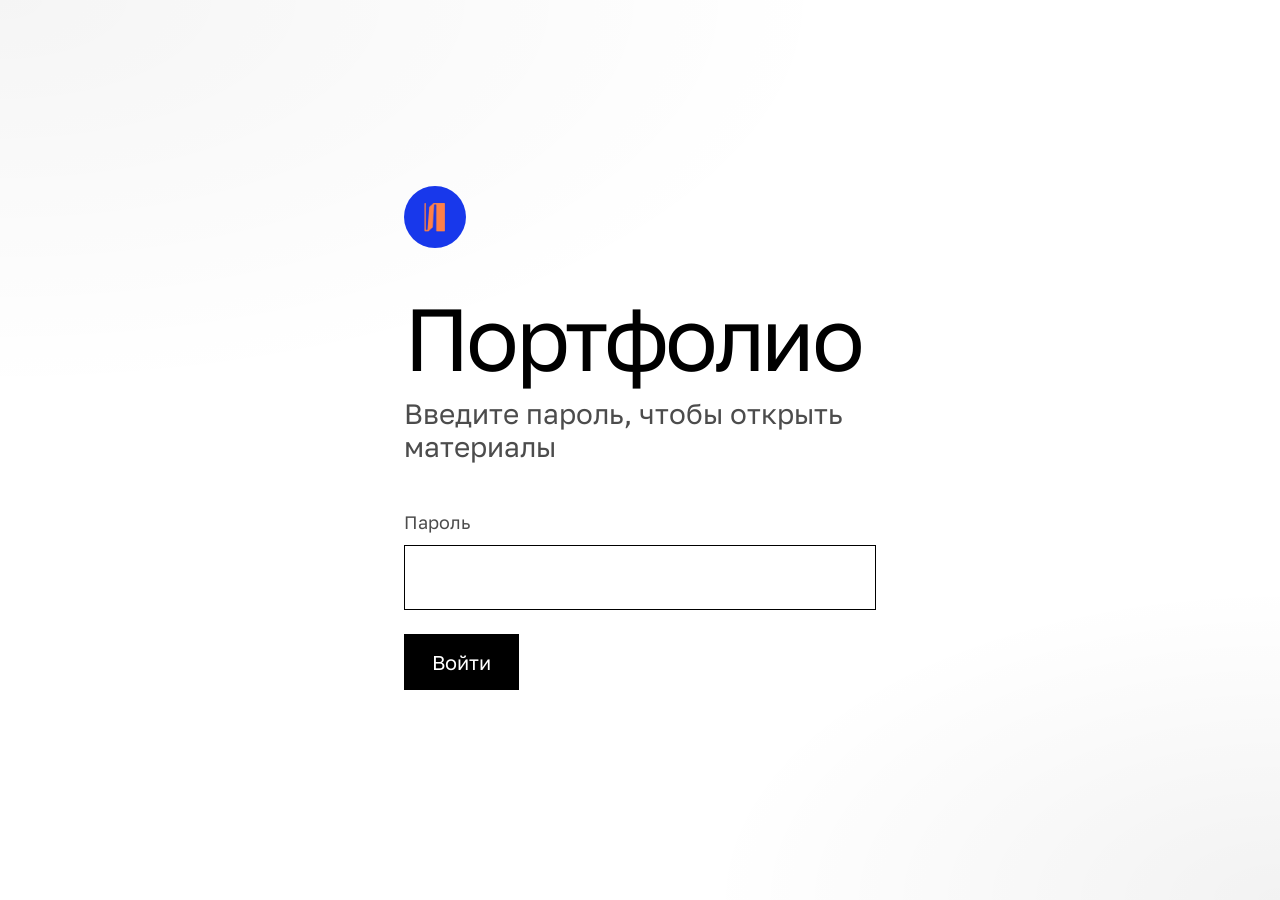
<file: index.html>
<!DOCTYPE html>
<html lang="ru">
  <head>
    <meta charset="UTF-8" />
    <meta name="viewport" content="width=device-width, initial-scale=1.0" />
    <title>Менеджмент · Артдирекшн · Дизайн</title>
    <link rel="icon" href="assets/logo.png" type="image/png" />
    <link rel="stylesheet" href="styles.css?v=36" />
    <link rel="stylesheet" href="sfera.css?v=36" />
    <style id="auth-hide">html.auth-pending body{visibility:hidden}</style>
    <script>
      (function () {
        document.documentElement.classList.add("auth-pending");
      })();
    </script>
    <script src="js/auth-config.js"></script>
    <script src="js/auth.js"></script>
  </head>
  <body class="page-shell is-mode-home">
    <script>
      document.body.classList.add("is-page-pending");
    </script>

    <header class="site-header" data-site-header>
      <a class="site-brand" href="index.html" data-nav-home>
        <img class="site-brand-mark" src="assets/logo.png" width="62" height="62" alt="" />
        <span class="site-brand-name">I K</span>
      </a>
      <nav class="site-nav" id="site-nav" aria-label="Основная навигация">
        <a class="site-nav-link" href="#sfera" data-nav-projects>Проекты</a>
        <a class="site-nav-link" href="#about" data-nav-about>Обо мне</a>
      </nav>
      <button class="site-menu" type="button" data-site-menu aria-controls="site-nav" aria-expanded="false">Меню</button>
    </header>

    <div class="shell" data-shell>
      <section class="stage" data-home-stage aria-label="Старт">
        <h1 class="title">
          <span>Менеджмент</span>
          <span>Артдирекшн</span>
          <span>Дизайн<span class="title-dot" aria-hidden="true"></span></span>
        </h1>

        <div class="social">
          <img class="arrow" src="assets/arrow.png" width="76" height="68" alt="" />
          <div class="social-links">
            <a href="https://t.me/" target="_blank" rel="noopener noreferrer">telegram</a>
            <a href="https://www.linkedin.com/" target="_blank" rel="noopener noreferrer">linkedin</a>
          </div>
        </div>

        <p class="tags">brand<span class="sep">•</span>UX/UI<span class="sep">•</span>product design</p>

        <div class="visual-slot visual-slot--home" data-slot-home aria-hidden="true"></div>
      </section>

      <main class="project project-panel" data-project id="sfera" aria-label="Sfera">
        <header class="project-head">
          <div class="project-head-main">
            <h1 class="project-title">Sfera</h1>
            <p class="project-lead">Платформа для<br />разработки ИТ-продуктов</p>
          </div>
          <div class="project-head-meta">
            <a class="project-url" href="https://sferaplatform.ru" target="_blank" rel="noopener noreferrer">sferaplatform.ru</a>
            <p class="project-tags">managment<span class="sep">•</span>UX/UI<span class="sep">•</span>product design<span class="sep">•</span>web</p>
          </div>
        </header>

        <div class="visual-slot visual-slot--project" data-slot-project aria-hidden="true"></div>

        <section class="project-block project-rest">
          <h2 class="project-label">О проекте</h2>
          <div class="project-copy">
            <p>Сфера — платформа производства ИТ-продуктов. Замещает Jira, Confluence, Bitbucket и другие ушедшие продукты — для разработки и мониторинга систем и процессов.</p>
            <p>Платформа включает в себя 40+ продуктов, отвечающие за различные направления: написание кода и его проверки, тестирование сборки, работа с задачами, база знаний, мониторинг процессов и систем.</p>
          </div>
        </section>

        <section class="project-block project-rest">
          <h2 class="project-label">Результат</h2>
          <div class="project-copy">
            <p>Экосистема с едиными паттернами для 40+ продуктов, внедрённая в работу Т1, ВТБ, Почта Банк, Почта России, Росгосстрах и VK Tech.</p>
            <p>Квартальный рост UMUX и SCAT + ~10%.</p>
            <p>Дизайн-система, закрывающая 87% потребности продуктов.</p>
          </div>
        </section>

        <figure class="project-shot project-rest">
          <img src="assets/sfera-home.png" alt="" />
        </figure>

        <figure class="project-shot project-rest">
          <img src="assets/sfera/modes.png" alt="" />
        </figure>

        <section class="project-block project-rest">
          <h2 class="project-label">Почему платформа</h2>
          <div class="project-copy">
            <p>Запрос рынка на импортозамещение. В крупных продуктах появилась потребность на замещение больших функциональных областей. Дробление на отдельные продукты не гуманно по отношению к пользователю и дорого со стороны разработки.</p>
          </div>
        </section>

        <section class="project-block project-rest">
          <h2 class="project-label">Требования</h2>
          <div class="project-copy">
            <p>Замещаемые продукты содержат много данных, а продуктов включенных в платформу 40+. Поэтому платформа должна предоставлять:</p>
            <ul>
              <li>разнообразие в отображении информации;</li>
              <li>быструю и прозрачную навигацию;</li>
              <li>отсутствие проблем у пользователей при работе с основными сценариями (при их сильной нагруженности данными).</li>
            </ul>
            <p>На ранних этапах проектирования опирались на бенчмаркинг, позже фокус сместился на работу с данными. Глобально сократили расстояние между элементами для больше плотности информации в экране и заменили шрифт — согласно исследованиям около 70% пользователей уменьшают экран на 10-15%, чтобы видеть больше информации, нужен был шрифт не теряющий читабельность при уменьшении экрана.</p>
            <p>Такие задачи требуют глубокого анализа продуктов и тестирования решений.</p>
          </div>
        </section>

        <figure class="project-shot project-rest">
          <img src="assets/sfera/product.png" alt="" />
        </figure>

        <section class="project-block project-rest">
          <h2 class="project-label">Дизайн</h2>
          <div class="project-copy">
            <p>Сфера — это экосистема, и формировать решения только на основе конкурентов недопустимо.</p>
            <p>Дизайн платформы учитывает не только анализ конкурентов, но и требует адаптации к UX/UI экосистемы, чтобы избежать путаницы и ошибок у пользователей.</p>
            <p>Для обеспечения понятного перемещения между продуктами и декомпозиции информации основой платформы стала навигация и модули, которые позволяют делать ответвления по сценарию не разрывая его.</p>
          </div>
        </section>

        <section class="project-block project-rest">
          <h2 class="project-label">Навигация</h2>
          <div class="project-copy">
            <p>Пользователь перемещается на нескольких уровнях, которые важно учитывать:</p>
            <ul>
              <li>между продуктами платформы;</li>
              <li>между модулями продукта.</li>
            </ul>
            <p>Второй уровень предполагает более частое обращение. Проанализировав основные действия по продуктам получился перечень сквозного функционала, основных действий и понимание объема вложенности. Сформированное решение мы пропустили через исследование.</p>
          </div>
        </section>

        <figure class="project-shot project-rest">
          <img src="assets/sfera/tasks.png" alt="" />
        </figure>

        <section class="project-block project-rest">
          <h2 class="project-label">Информационные модули</h2>
          <div class="project-copy">
            <p>Имеют частичное отношение к навигации, так как позволяют снижать вложенность продуктов, деля ее или на шаги или давая возможность что-то уточнить не уводя со сценария. Модули помогают фокусироваться на действиях в текущий момент, но при этом мы можем легко вернуться к основному сценарию работы.</p>
            <p>Их применение четко регламентировано:</p>
            <ul>
              <li>создание объекта;</li>
              <li>редактирование объекта;</li>
              <li>просмотр детализации без ухода со страницы.</li>
            </ul>
          </div>
        </section>

        <figure class="project-shot project-rest">
          <img src="assets/sfera/modules.png" alt="" />
        </figure>

        <section class="project-quote project-rest">
          <div class="project-quote-inner">
            <p>Важно сохранять ощущение дружелюбной и эмоциональной среды. Это позволяет дольше сохранять концентрацию при работе и допускать меньше ошибок.</p>
            <p class="project-quote-tags">иконографика<span class="sep">•</span>иллюстрация<span class="sep">•</span>эмоциональная среда</p>
          </div>
        </section>

        <figure class="project-shot project-rest">
          <img src="assets/sfera/icons.png" alt="" />
        </figure>

        <figure class="project-shot project-rest">
          <img src="assets/sfera/emotion.png" alt="" />
        </figure>

        <figure class="project-shot project-rest">
          <img src="assets/sfera/assets-ui.png" alt="" />
        </figure>

        <section class="project-block project-rest">
          <h2 class="project-label">Следим за дизайном</h2>
          <div class="project-copy">
            <p>Оценкой удовлетворительности дизайна служат общие замеры UMUX и SCAT. На текущий момент сохраняем хорошую позитивную динамику, увеличивая показатели в среднем на 9-10%.</p>
            <p>Замеры проводятся раз в квартал и после обработки переносятся на граф. Там отображается общий уровень удовлетворенности и декомпозиция оценки в пределах задаваемых вопросов.</p>
          </div>
        </section>

        <figure class="project-shot project-rest">
          <img src="assets/sfera/patterns.png" alt="" />
        </figure>

        <section class="project-block project-rest">
          <h2 class="project-label">Синхронизация</h2>
          <div class="project-copy">
            <p>Сфера — высоконагруженный В2В продукт, где работа может занимать до 50% времени. Во время работы происходит постоянное переключение между 3-4 продуктами. Предсказуемость поведения системы существенно влияет на скорость и качество работы.</p>
            <p>Для повышения предсказуемости платформа использует единые компоненты и синхронизацию на уровне паттернов. Анализ выявил переиспользуемые паттерны, что сокращает время на дизайн-задачи на 70%, time-to-market — 20%.</p>
            <p>Паттернизация происходит на разном уровне, начиная от тех, которые свойственны конкретным страницам, до тех, которые навигируют по всей платформе в целом. Паттерны объеденены в группы для их централизованного развития и пополнения.</p>
          </div>
        </section>

        <figure class="project-shot project-rest">
          <img src="assets/sfera/patterns-structure.png" alt="" />
        </figure>

        <section class="project-block project-rest">
          <h2 class="project-label">Процессы</h2>
          <div class="project-copy">
            <p>Говоря об экосистеме было необходимо сформировать среду, в которой она возможна. Формирование, распространение, поддержка и влияние.</p>
            <p>Был сформирован процесс общего ревью и его влияния на поставку, где дизайн подтверждал переиспользуемость паттернов платформы. Созданы каналы для распространения информации об обновлениях паттернов. Подход к формированию паттернов похож на opensource в разработке — дизайнеры продуктовых команд выделяют часть копасити на работу с ними. Данный подход помочь увеличить объем проработки паттернов на 10%.</p>
          </div>
        </section>

        <figure class="project-shot project-rest">
          <img src="assets/sfera/sync.png" alt="" />
        </figure>

        <section class="project-block project-rest">
          <h2 class="project-label">Исследование</h2>
          <div class="project-copy">
            <p>Исследование являясь важной частью процесса был реорганизован в силу малых ресурсов и большой потребности. Исследование валидируется командой исследователей, но не всегда ей проводится. 70% исследований делают дизайнеры. При развитии дизайнеров важно учитывать этот факт.</p>
            <p>Донесения задач дизайна во фронт — приоритетные задачи для платформы передаются командам через квартальное планирование. Предварительно эти задачи заводятся в общем пространстве и дизайнерам остается их только передать и получить ответ по статусу задачи.</p>
          </div>
        </section>

        <figure class="project-shot project-rest">
          <img src="assets/sfera/debt.png" alt="" />
        </figure>
      </main>
    </div>

    <figure class="shared-visual" data-shared-visual>
      <picture>
        <source media="(max-width: 1023px)" srcset="assets/sfera-hero-mobile.png" width="738" height="488" />
        <img src="assets/sfera-hero.png" alt="" width="2784" height="936" />
      </picture>
    </figure>

    <script src="js/page-enter.js?v=7"></script>
    <script src="js/site-header.js?v=2"></script>
    <script src="js/shared-scroll.js?v=10"></script>
  </body>
</html>
</file>
<file: styles.css>
@import url("tokens.css");
@import url("components/components.css");

@font-face {
  font-family: "Golos Text";
  font-style: normal;
  font-weight: 300 900;
  font-display: swap;
  src: url("fonts/golos-cyrillic-ext.woff2") format("woff2");
  unicode-range: U+0460-052F, U+1C80-1C8A, U+20B4, U+2DE0-2DFF, U+A640-A69F, U+FE2E-FE2F;
}

@font-face {
  font-family: "Golos Text";
  font-style: normal;
  font-weight: 300 900;
  font-display: swap;
  src: url("fonts/golos-cyrillic.woff2") format("woff2");
  unicode-range: U+0301, U+0400-045F, U+0490-0491, U+04B0-04B1, U+2116;
}

@font-face {
  font-family: "Golos Text";
  font-style: normal;
  font-weight: 300 900;
  font-display: swap;
  src: url("fonts/golos-latin-ext.woff2") format("woff2");
  unicode-range: U+0100-02BA, U+02BD-02C5, U+02C7-02CC, U+02CE-02D7, U+02DD-02FF, U+0304, U+0308, U+0329, U+1D00-1DBF, U+1E00-1E9F, U+1EF2-1EFF, U+2020, U+20A0-20AB, U+20AD-20C0, U+2113, U+2C60-2C7F, U+A720-A7FF;
}

@font-face {
  font-family: "Golos Text";
  font-style: normal;
  font-weight: 300 900;
  font-display: swap;
  src: url("fonts/golos-latin.woff2") format("woff2");
  unicode-range: U+0000-00FF, U+0131, U+0152-0153, U+02BB-02BC, U+02C6, U+02DA, U+02DC, U+0304, U+0308, U+0329, U+2000-206F, U+20AC, U+2122, U+2191, U+2193, U+2212, U+2215, U+FEFF, U+FFFD;
}

@font-face {
  font-family: "Golos Text";
  font-style: normal;
  font-weight: 300 900;
  font-display: swap;
  src: url("fonts/GolosText-variable.ttf") format("truetype");
}

*,
*::before,
*::after {
  box-sizing: border-box;
}

html,
body {
  margin: 0;
  min-height: 100%;
  background: var(--color-bg);
}

html {
  overflow-x: clip;
}

body {
  font-family: var(--font);
  color: var(--color-ink);
  -webkit-font-smoothing: antialiased;
  -moz-osx-font-smoothing: grayscale;
  overflow-x: clip;
}

/* —— Page enter —— */
.page-enter-item {
  --enter-delay: 0ms;
}

body.is-page-pending .page-shell .stage,
body.is-page-pending .page-enter-item {
  opacity: 0;
  transform: translate3d(0, 18px, 0);
  filter: blur(6px);
  will-change: opacity, transform, filter;
}

body.is-page-pending .shared-visual {
  opacity: 0;
}

body.is-page-ready .page-enter-item {
  opacity: 1;
  transform: none;
  filter: none;
  transition:
    opacity 500ms cubic-bezier(0.16, 1, 0.3, 1),
    transform 500ms cubic-bezier(0.16, 1, 0.3, 1),
    filter 500ms cubic-bezier(0.16, 1, 0.3, 1);
  transition-delay: var(--enter-delay);
}

body.is-page-ready .shared-visual {
  opacity: 1;
  transition: opacity 500ms cubic-bezier(0.16, 1, 0.3, 1);
}

@media (prefers-reduced-motion: reduce) {
  body.is-page-pending .page-enter-item,
  body.is-page-ready .page-enter-item,
  body.is-page-pending .shared-visual,
  body.is-page-ready .shared-visual {
    opacity: 1 !important;
    transform: none !important;
    filter: none !important;
    transition: none !important;
  }
}

/* —— Shell: home + project composition —— */
.page-shell {
  height: 100%;
  overflow: hidden;
}

.page-shell .shell {
  --leave-up: 0;
  --leave-social: 0;
  --arrive-head: 0;
  --arrive-rest: 0;
  position: relative;
  width: 100%;
  height: 100dvh;
  overflow: hidden;
  background: var(--color-bg);
}

.page-shell .stage {
  position: absolute;
  inset: 0;
  z-index: 1;
  box-sizing: border-box;
  width: 100%;
  height: 100%;
  padding: var(--header-h) var(--page-pad-x) var(--page-pad-bottom);
  display: grid;
  grid-template-columns: 1fr auto;
  grid-template-rows: auto auto 1fr;
  column-gap: var(--grid-gap-x);
  background: var(--color-bg);
  overflow: hidden;
  pointer-events: auto;
}

.page-shell.is-mode-project .stage {
  pointer-events: none;
}

.page-shell .title {
  grid-column: 1;
  grid-row: 1;
  align-self: start;
  margin: var(--space-title) 0 0;
  opacity: calc(1 - var(--leave-up));
  transform: translate3d(0, calc(var(--leave-up) * -56px), 0);
  filter: blur(calc(var(--leave-up) * 4px));
  will-change: opacity, transform, filter;
}

.page-shell .social {
  grid-column: 2;
  grid-row: 1;
  align-self: start;
  margin-top: var(--space-social);
  opacity: calc(1 - var(--leave-social));
  transform: translate3d(calc(var(--leave-social) * 72px), 0, 0);
  will-change: opacity, transform;
}

.page-shell .tags {
  grid-column: 1 / -1;
  grid-row: 2;
  margin: var(--space-tags) 0 0;
  opacity: calc(1 - var(--leave-up));
  transform: translate3d(0, calc(var(--leave-up) * -48px), 0);
  filter: blur(calc(var(--leave-up) * 4px));
  will-change: opacity, transform, filter;
}

.page-shell .visual-slot--home {
  grid-column: 1 / -1;
  grid-row: 3;
  align-self: end;
  height: var(--visual-h);
  width: 100%;
}

.page-shell .project-panel {
  position: absolute;
  inset: 0;
  z-index: 2;
  box-sizing: border-box;
  width: 100%;
  height: 100%;
  padding: calc(var(--header-h) + 36px) var(--page-pad-x) var(--space-64);
  display: flex;
  flex-direction: column;
  background: transparent;
  overflow-x: hidden;
  overflow-y: scroll;
  scrollbar-gutter: stable;
  overscroll-behavior-y: contain;
  -webkit-overflow-scrolling: touch;
  pointer-events: none;
  scrollbar-width: thin;
}

.page-shell .project-panel::-webkit-scrollbar {
  width: 10px;
}

.page-shell .project-panel::-webkit-scrollbar-thumb {
  background: transparent;
}

.page-shell.is-mode-project .project-panel {
  background: var(--color-bg);
  pointer-events: auto;
}

.page-shell.is-mode-project .project-panel::-webkit-scrollbar-thumb {
  background: rgba(0, 0, 0, 0.18);
  border-radius: 8px;
}

.page-shell .project-head {
  opacity: var(--arrive-head);
  transform: translate3d(0, calc((1 - var(--arrive-head)) * 36px), 0);
  filter: blur(calc((1 - var(--arrive-head)) * 4px));
  will-change: opacity, transform, filter;
  pointer-events: none;
}

.page-shell.is-mode-project .project-head {
  pointer-events: auto;
}

.page-shell .project-head-meta {
  opacity: calc(0.35 + var(--arrive-head) * 0.65);
}

.page-shell .visual-slot--project {
  position: relative;
  margin: var(--space-64) 0 0;
  width: 100%;
  aspect-ratio: 2784 / 936;
  flex-shrink: 0;
}

.page-shell .project-rest {
  opacity: var(--arrive-rest);
  transform: translate3d(0, calc((1 - var(--arrive-rest)) * 24px), 0);
  will-change: opacity, transform;
  pointer-events: none;
}

.page-shell.is-mode-project .project-rest {
  pointer-events: auto;
}

.page-shell .visual-slot--project + .project-block {
  margin-top: 100px;
}

.shared-visual {
  position: fixed;
  top: 0;
  left: 0;
  z-index: 30;
  margin: 0;
  overflow: hidden;
  pointer-events: none;
  transform: translate3d(0, 0, 0);
  will-change: transform, width, height;
  backface-visibility: hidden;
}

/* Docked into project slot — scrolls with content, size never remasured */
.shared-visual.is-docked {
  position: absolute;
  inset: 0;
  z-index: 1;
  width: 100% !important;
  height: 100% !important;
  transform: none !important;
  will-change: auto;
}

.shared-visual picture {
  display: block;
  width: 100%;
  height: 100%;
}

.shared-visual img {
  width: 100%;
  height: 100%;
  object-fit: cover;
  object-position: center;
  display: block;
}

@media (max-width: 1023px) {
  .page-shell.is-mode-home .shared-visual img {
    object-fit: cover;
    object-position: center center;
  }
}

.page-shell.is-transitioning {
  cursor: progress;
}

.page-shell.is-mode-project .shared-visual {
  z-index: 40;
}

/* Mobile home = Figma 393 composition (not scaled desktop) */
@media (max-width: 1023px) {
  html,
  body.page-shell {
    height: auto;
    min-height: 100%;
    overflow: auto;
  }

  .page-shell {
    height: auto;
    overflow: visible;
  }

  .page-shell.is-mode-home .shell {
    height: auto;
    min-height: 100dvh;
    overflow: visible;
  }

  .page-shell.is-mode-home .stage {
    position: relative;
    inset: auto;
    height: auto;
    min-height: 100dvh;
    padding: 0 var(--page-pad-x-mobile) 24px;
    display: flex;
    flex-direction: column;
    overflow: visible;
  }

  .page-shell .title {
    margin-top: var(--space-title-mobile);
  }

  .page-shell .social {
    display: none;
  }

  .page-shell .tags {
    margin: var(--space-tags) 0 0;
  }

  .page-shell .visual-slot--home {
    margin-top: var(--space-visual-mobile);
    width: 100%;
    height: auto;
    aspect-ratio: var(--visual-mobile-ratio);
    flex-shrink: 0;
  }

  /* Same frame size as home — transition only shifts it up */
  .page-shell .visual-slot--project {
    aspect-ratio: var(--visual-mobile-ratio);
  }

  .page-shell .project-panel {
    /* Header is in normal flow on mobile (~86px); title must sit at 140px from viewport top */
    padding: calc(140px - var(--header-h-mobile)) var(--page-pad-x-mobile) var(--space-64);
    scrollbar-gutter: auto;
  }

  .page-shell.is-mode-project {
    height: 100%;
    overflow: hidden;
  }

  .page-shell.is-mode-project .shell {
    height: 100dvh;
    overflow: hidden;
  }

  .page-shell .visual-slot--project + .project-block {
    margin-top: 56px;
  }
}

@media (prefers-reduced-motion: reduce) {
  .page-shell .title,
  .page-shell .tags,
  .page-shell .social,
  .page-shell .project-head,
  .page-shell .project-rest {
    transform: none !important;
    filter: none !important;
  }

  .page-shell.is-mode-home .title,
  .page-shell.is-mode-home .tags,
  .page-shell.is-mode-home .social {
    opacity: 1 !important;
  }

  .page-shell.is-mode-project .title,
  .page-shell.is-mode-project .tags,
  .page-shell.is-mode-project .social {
    opacity: 0 !important;
  }

  .page-shell.is-mode-home .project-head,
  .page-shell.is-mode-home .project-rest {
    opacity: 0 !important;
  }

  .page-shell.is-mode-project .project-head,
  .page-shell.is-mode-project .project-rest {
    opacity: 1 !important;
  }
}
</file>
<file: sfera.css>
/*
  Project page motion only.
  Component visuals live in components/components.css
*/

html,
body.page-project {
  height: auto;
  min-height: 100%;
  overflow: auto;
}

.page-project {
  overflow: auto;
}

.project {
  box-sizing: border-box;
  width: 100%;
  min-height: 100dvh;
  padding: 100px var(--page-pad-x) var(--space-64);
  display: flex;
  flex-direction: column;
  background: var(--color-bg);
}

/* —— Arrive from home: img FLIP → head-main → rest —— */
html.from-home .page-project.is-arrive-from-home .project-hero:not(.is-hero-ready) {
  visibility: hidden;
}

html.from-home .page-project.is-arrive-from-home .project-hero.is-hero-ready {
  visibility: visible;
}

.hero-flip-clone {
  position: fixed;
  z-index: 99999;
  margin: 0;
  overflow: hidden;
  pointer-events: none;
  will-change: transform;
}

.hero-flip-clone img {
  width: 100%;
  height: 100%;
  object-fit: cover;
  display: block;
}

.hero-flip-clone.is-running {
  transition: transform 500ms cubic-bezier(0.16, 1, 0.3, 1);
}

html.from-home .page-project.is-arrive-from-home:not(.is-arrive-play) .arrive-head-main {
  opacity: 0;
  transform: translate3d(0, 36px, 0);
  filter: blur(4px);
  will-change: opacity, transform, filter;
}

html.from-home .page-project.is-arrive-from-home:not(.is-arrive-play) .arrive-head-meta,
html.from-home .page-project.is-arrive-from-home:not(.is-arrive-play) .arrive-rest {
  opacity: 0;
  transform: translate3d(0, 24px, 0);
  will-change: opacity, transform;
}

html.from-home .page-project.is-arrive-play .arrive-head-main {
  opacity: 1;
  transform: none;
  filter: none;
  transition:
    opacity 500ms cubic-bezier(0.16, 1, 0.3, 1),
    transform 500ms cubic-bezier(0.16, 1, 0.3, 1),
    filter 500ms cubic-bezier(0.16, 1, 0.3, 1);
  transition-delay: 140ms;
}

html.from-home .page-project.is-arrive-play .arrive-head-meta,
html.from-home .page-project.is-arrive-play .arrive-rest {
  opacity: 1;
  transform: none;
  transition:
    opacity 500ms cubic-bezier(0.16, 1, 0.3, 1),
    transform 500ms cubic-bezier(0.16, 1, 0.3, 1);
}

html.from-home .page-project.is-arrive-play .arrive-head-meta {
  transition-delay: 260ms;
}

html.from-home .page-project.is-arrive-play .arrive-rest {
  transition-delay: var(--arrive-rest-delay, 340ms);
}

.page-project.is-leaving .project-head,
.page-project.is-leaving .project-hero,
.page-project.is-leaving .project-block,
.page-project.is-leaving .project-shot,
.page-project.is-leaving .project-quote,
.page-project.is-leaving .page-enter-item,
.page-project.is-leaving .arrive-hero,
.page-project.is-leaving .arrive-head-main,
.page-project.is-leaving .arrive-head-meta,
.page-project.is-leaving .arrive-rest {
  opacity: 0 !important;
  transform: translate3d(0, 18px, 0) !important;
  transition:
    opacity 500ms cubic-bezier(0.16, 1, 0.3, 1),
    transform 500ms cubic-bezier(0.16, 1, 0.3, 1) !important;
  transition-delay: 0ms !important;
  pointer-events: none;
}

.page-project.is-leaving {
  cursor: progress;
  overflow: hidden;
}

@media (prefers-reduced-motion: reduce) {
  html.from-home .page-project.is-arrive-from-home .arrive-hero,
  html.from-home .page-project.is-arrive-from-home .arrive-head-main,
  html.from-home .page-project.is-arrive-from-home .arrive-head-meta,
  html.from-home .page-project.is-arrive-from-home .arrive-rest,
  .page-project.is-leaving .project-head,
  .page-project.is-leaving .project-hero,
  .page-project.is-leaving .project-block,
  .page-project.is-leaving .project-shot,
  .page-project.is-leaving .project-quote {
    opacity: 1 !important;
    transform: none !important;
    filter: none !important;
    transition: none !important;
  }
}
</file>
<file: login.css>
.login-body {
  min-height: 100dvh;
  background:
    radial-gradient(120% 80% at 0% 0%, rgba(0, 0, 0, 0.04), transparent 55%),
    radial-gradient(90% 70% at 100% 100%, rgba(0, 0, 0, 0.05), transparent 50%),
    var(--color-bg);
}

.login {
  box-sizing: border-box;
  min-height: 100dvh;
  max-width: 520px;
  margin: 0 auto;
  padding: var(--page-pad-top) var(--page-pad-x) 48px;
  display: flex;
  flex-direction: column;
  justify-content: center;
}

.login-logo {
  width: var(--logo-size);
  height: var(--logo-size);
  border-radius: var(--radius-full);
  object-fit: cover;
  display: block;
}

.login-title {
  margin: 48px 0 0;
  font-size: clamp(48px, 10vw, 88px);
  font-weight: var(--text-display-weight);
  line-height: 0.96;
  letter-spacing: var(--text-display-tracking);
}

.login-lead {
  margin: 16px 0 0;
  max-width: 22em;
  font-size: clamp(18px, 2.4vw, 28px);
  font-weight: 400;
  line-height: 1.2;
  color: var(--color-muted);
}

.login-form {
  margin-top: 48px;
  display: flex;
  flex-direction: column;
  gap: 12px;
}

.login-label {
  font-size: 18px;
  line-height: 1.2;
  color: var(--color-muted);
}

.login-input {
  appearance: none;
  width: 100%;
  box-sizing: border-box;
  margin: 0;
  padding: 18px 20px;
  border: 1px solid #d6d6d6;
  border-radius: 0;
  background: #fff;
  color: var(--color-ink);
  font: inherit;
  font-size: 22px;
  line-height: 1.2;
  outline: none;
}

.login-input:focus {
  border-color: var(--color-ink);
}

.login-error {
  margin: 0;
  font-size: 16px;
  line-height: 1.3;
  color: #b42318;
}

.login-submit {
  appearance: none;
  margin-top: 12px;
  align-self: flex-start;
  padding: 16px 28px;
  border: 0;
  background: var(--color-ink);
  color: var(--color-bg);
  font: inherit;
  font-size: 20px;
  line-height: 1.2;
  cursor: pointer;
}

.login-submit:hover {
  opacity: var(--opacity-hover);
}

@media (max-width: 720px) {
  .login {
    justify-content: flex-start;
    padding-top: 64px;
  }
}
</file>
